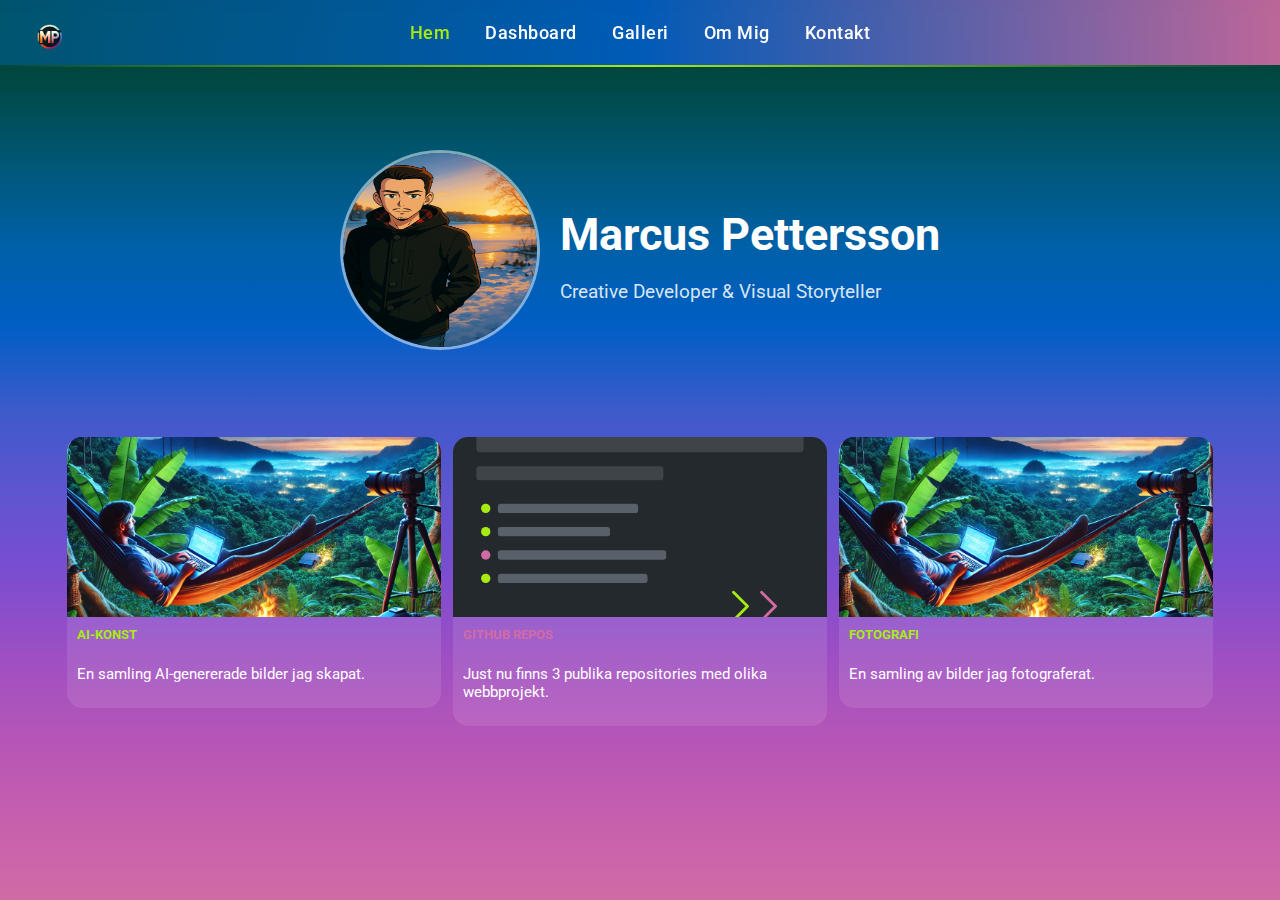
<file: index.html>
<!DOCTYPE html>
<html lang="sv">
<head>
  <meta charset="UTF-8">
  <meta name="viewport" content="width=device-width, initial-scale=1.0">
  <meta name="description" content="Välkommen till Marcus Petterssons portfolio.">
  <title>Marcus Pettersson - Portfolio</title>
  <link rel="stylesheet" href="styles.css">
  <link rel="preconnect" href="https://fonts.googleapis.com">
  <link rel="preconnect" href="https://fonts.gstatic.com" crossorigin>
  <link href="https://fonts.googleapis.com/css2?family=Roboto:wght@400;500;700&display=swap" rel="stylesheet">
</head>
<body>
  <nav>
    <a href="index.html"><img src="images/2.jpg" class="logo" alt="Marcus Pettersson Logotyp"></a>
    <ul>
      <li><a href="index.html" class="active">Hem</a></li>
      <li><a href="dashboard.html">Dashboard</a></li>
      <li><a href="gallery.html">Galleri</a></li>
      <li><a href="about.html">Om Mig</a></li>
      <li><a href="contact.html">Kontakt</a></li>
    </ul>
  </nav>
  <div class="nav-decoration"></div>
  <div class="main-container">
    <div class="hero">
      <div class="hero-header" style="display: flex; align-items: center; justify-content: center; gap: 20px;">
        <img src="images/logo2.png" class="hero-image" alt="Avatar för Marcus Pettersson">
        <div class="hero-text" style="text-align: left;">
          <h1 class="animated-text main-headline">Marcus Pettersson</h1>
          <p class="animated-text sub-headline slide-in-left">Creative Developer & Visual Storyteller</p>
        </div>
      </div>
    </div>
    <div class="integrated-dashboard">
      <div class="portfolio-grid">
        <a href="gallery.html" class="portfolio-link">
          <div class="portfolio-item">
            <img src="images/img3.jpg" alt="AI-genererad bild av polisingripande">
            <div class="item-info">
              <div class="item-type photo">AI-konst</div>
              <p>En samling AI-genererade bilder jag skapat.</p>
            </div>
          </div>
        </a>
        <a href="dashboard.html" class="portfolio-link">
          <div class="portfolio-item">
            <img src="images/github-graphic.svg" alt="Grafisk representation av ett GitHub-projekt">
            <div class="item-info">
              <div class="item-type github">GitHub Repos</div>
              <p>Just nu finns 3 publika repositories med olika webbprojekt.</p>
            </div>
          </div>
        </a>
        <a href="gallery.html" class="portfolio-link">
          <div class="portfolio-item">
              <img src="images/img13.jpg" alt="AI-genererad bild av polisbil i snö">
            <div class="item-info">
              <div class="item-type photo">Fotografi</div>
              <p>En samling av bilder jag fotograferat.</p>
            </div>
          </div>
        </a>
      </div>
    </div>
  </div>
</body>
</html>
</file>
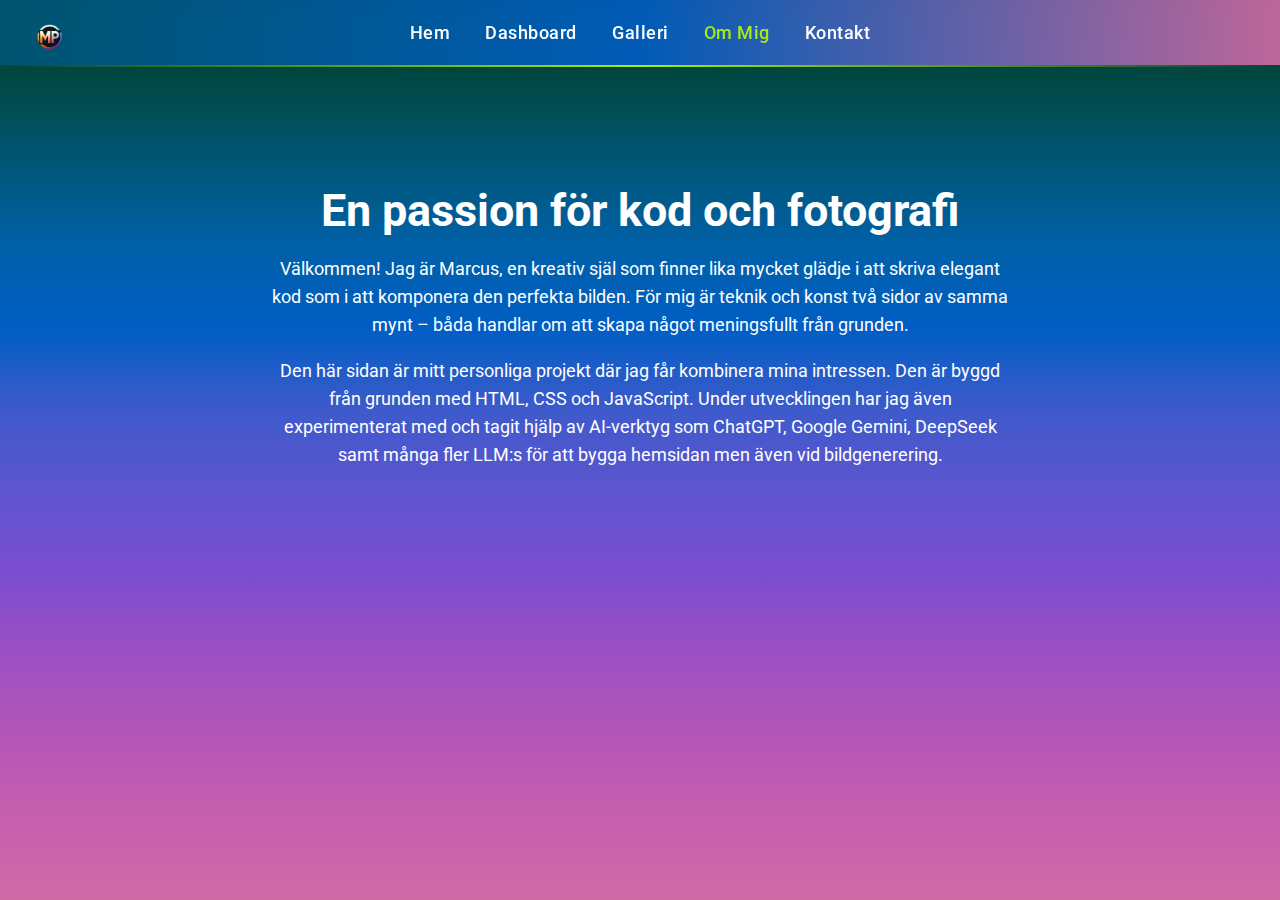
<file: about.html>
<!DOCTYPE html>
<html lang="sv">
<head>
  <meta charset="UTF-8">
  <meta name="viewport" content="width=device-width, initial-scale=1.0">
  <meta name="description" content="Lär känna Marcus Pettersson, en utvecklare och fotograf.">
  <title>Om Mig - Marcus Pettersson</title>
  <link rel="stylesheet" href="styles.css">
  <link rel="preconnect" href="https://fonts.googleapis.com">
  <link rel="preconnect" href="https://fonts.gstatic.com" crossorigin>
  <link href="https://fonts.googleapis.com/css2?family=Roboto:wght@400;500;700&display=swap" rel="stylesheet">
</head>
<body>
  <nav>
    <a href="index.html"><img src="images/2.jpg" class="logo" alt="Marcus Pettersson Logotyp"></a>
    <ul>
      <li><a href="index.html">Hem</a></li>
      <li><a href="dashboard.html">Dashboard</a></li>
      <li><a href="gallery.html">Galleri</a></li>
      <li><a href="about.html" class="active">Om Mig</a></li>
      <li><a href="contact.html">Kontakt</a></li>
    </ul>
  </nav>
  <div class="nav-decoration"></div>
  <div class="page-container">
    <section class="content">
      <h1 class="main-headline about-text slide-in-right">En passion för kod och fotografi</h1>
      <p class="about-text">
        Välkommen! Jag är Marcus, en kreativ själ som finner lika mycket glädje i att skriva elegant kod som i att komponera den perfekta bilden. För mig är teknik och konst två sidor av samma mynt – båda handlar om att skapa något meningsfullt från grunden.
      </p>
      <p class="about-text">
        Den här sidan är mitt personliga projekt där jag får kombinera mina intressen. Den är byggd från grunden med HTML, CSS och JavaScript. Under utvecklingen har jag även experimenterat med och tagit hjälp av AI-verktyg som ChatGPT, Google Gemini, DeepSeek samt många fler LLM:s för att bygga hemsidan men även vid bildgenerering.
      </p>
    </section>
  </div>
</body>
</html>
</file>
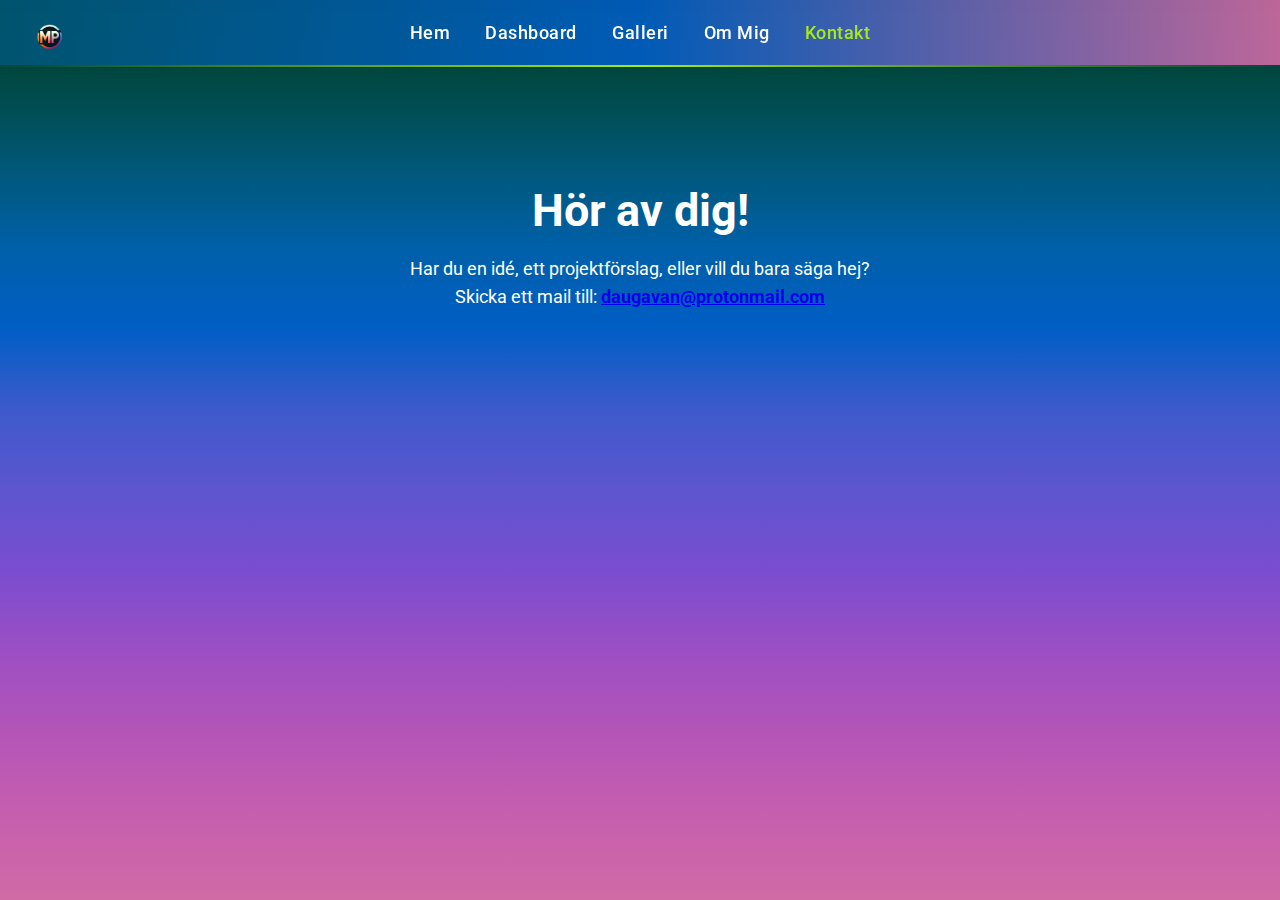
<file: contact.html>
<!DOCTYPE html>
<html lang="sv">
<head>
  <meta charset="UTF-8">
  <meta name="viewport" content="width=device-width, initial-scale=1.0">
  <meta name="description" content="Kontakta Marcus Pettersson.">
  <title>Kontakt - Marcus Pettersson</title>
  <link rel="stylesheet" href="styles.css">
  <link rel="preconnect" href="https://fonts.googleapis.com">
  <link rel="preconnect" href="https://fonts.gstatic.com" crossorigin>
  <link href="https://fonts.googleapis.com/css2?family=Roboto:wght@400;500;700&display=swap" rel="stylesheet">
</head>
<body>
  <nav>
    <a href="index.html"><img src="images/2.jpg" class="logo" alt="Marcus Pettersson Logotyp"></a>
    <ul>
      <li><a href="index.html">Hem</a></li>
      <li><a href="dashboard.html">Dashboard</a></li>
      <li><a href="gallery.html">Galleri</a></li>
      <li><a href="about.html">Om Mig</a></li>
      <li><a href="contact.html" class="active">Kontakt</a></li>
    </ul>
  </nav>
  <div class="nav-decoration"></div>
  <div class="page-container">
    <section class="content">
      <h1 class="main-headline contact-text slide-in-left">Hör av di<a href="admin.html" id="secretGLink">g</a>!</h1>
      <p class="contact-text">
        Har du en idé, ett projektförslag, eller vill du bara säga hej? <br>
        Skicka ett mail till: <strong><a href="mailto:daugavan@protonmail.com" class="email-link">daugavan@protonmail.com</a></strong>
      </p>
    </section>
  </div>
</body>
</html>
</file>
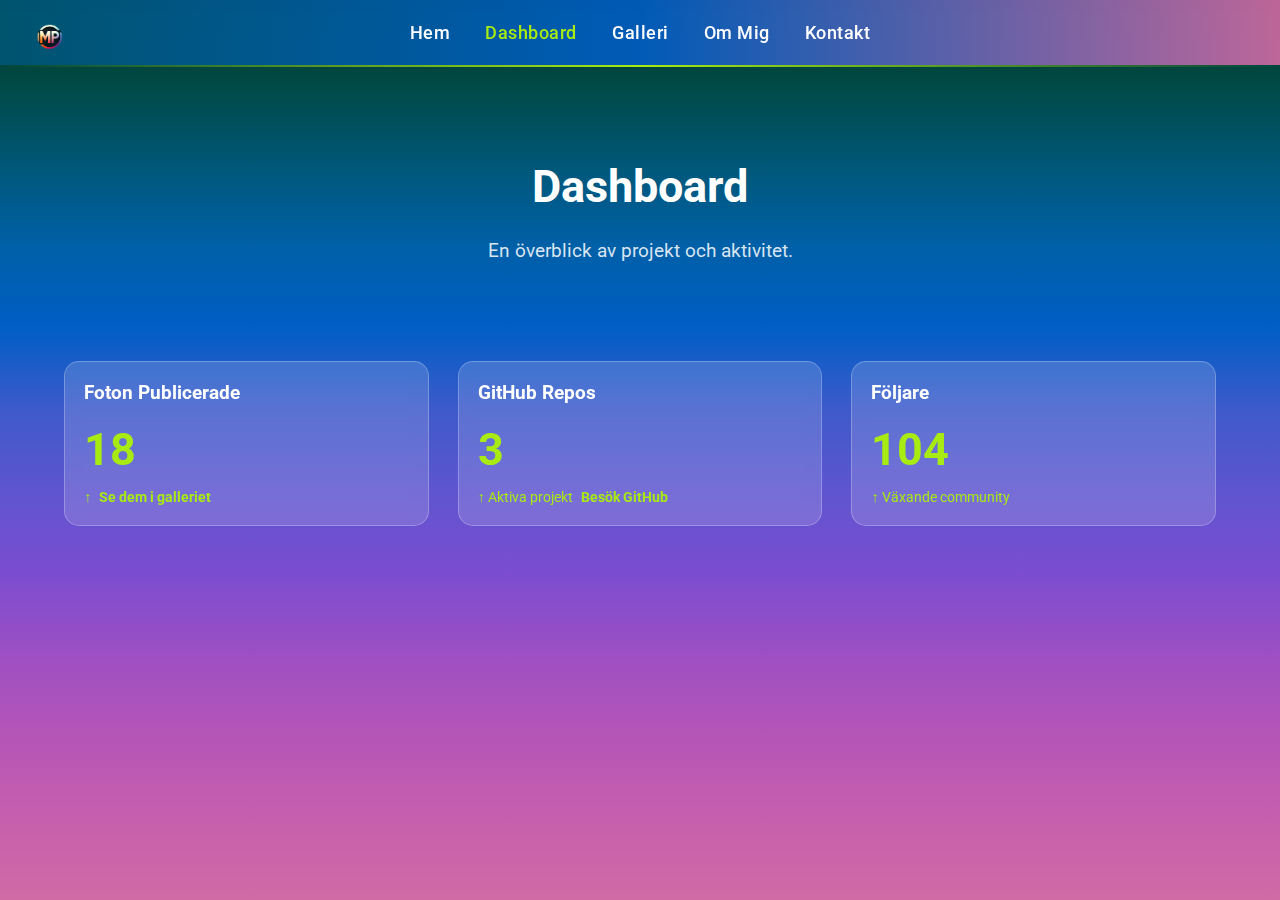
<file: dashboard.html>
<!DOCTYPE html>
<html lang="sv">
<head>
    <meta charset="UTF-8">
    <meta name="viewport" content="width=device-width, initial-scale=1.0">
    <title>Dashboard - Marcus Pettersson</title>
    <link rel="stylesheet" href="styles.css">
    <link rel="preconnect" href="https://fonts.googleapis.com">
    <link rel="preconnect" href="https://fonts.gstatic.com" crossorigin>
    <link href="https://fonts.googleapis.com/css2?family=Roboto:wght@400;500;700&display=swap" rel="stylesheet">
</head>
<body>
  <nav>
    <a href="index.html"><img src="images/2.jpg" class="logo" alt="Marcus Pettersson Logotyp"></a>
    <ul>
      <li><a href="index.html">Hem</a></li>
      <li><a href="dashboard.html" class="active">Dashboard</a></li>
      <li><a href="gallery.html">Galleri</a></li>
      <li><a href="about.html">Om Mig</a></li>
      <li><a href="contact.html">Kontakt</a></li>
    </ul>
  </nav>
  <div class="nav-decoration"></div>
  <div class="main-container">
    <div class="hero">
        <h1 class="animated-text main-headline">Dashboard</h1>
        <p class="animated-text sub-headline slide-in-right">En överblick av projekt och aktivitet.</p>
    </div>
    <div class="integrated-dashboard">
        <div class="kpi-dashboard">
            <div class="kpi-card">
              <h3>Foton Publicerade</h3>
              <div class="kpi-value">18</div>
              <div class="trend up">↑ <a href="gallery.html" class="kpi-link">Se dem i galleriet</a></div>
            </div>
            <div class="kpi-card">
              <h3>GitHub Repos</h3>
              <div class="kpi-value">3</div>
              <div class="trend up">↑ Aktiva projekt <a href="https://github.com/Daugavan?tab=repositories" target="_blank" class="github-link">Besök GitHub</a></div>
            </div>
            <div class="kpi-card">
              <h3>Följare</h3>
              <div class="kpi-value">104</div>
              <div class="trend up">↑ Växande community</div>
            </div>
        </div>
    </div>
  </div>
</body>
</html>
</file>
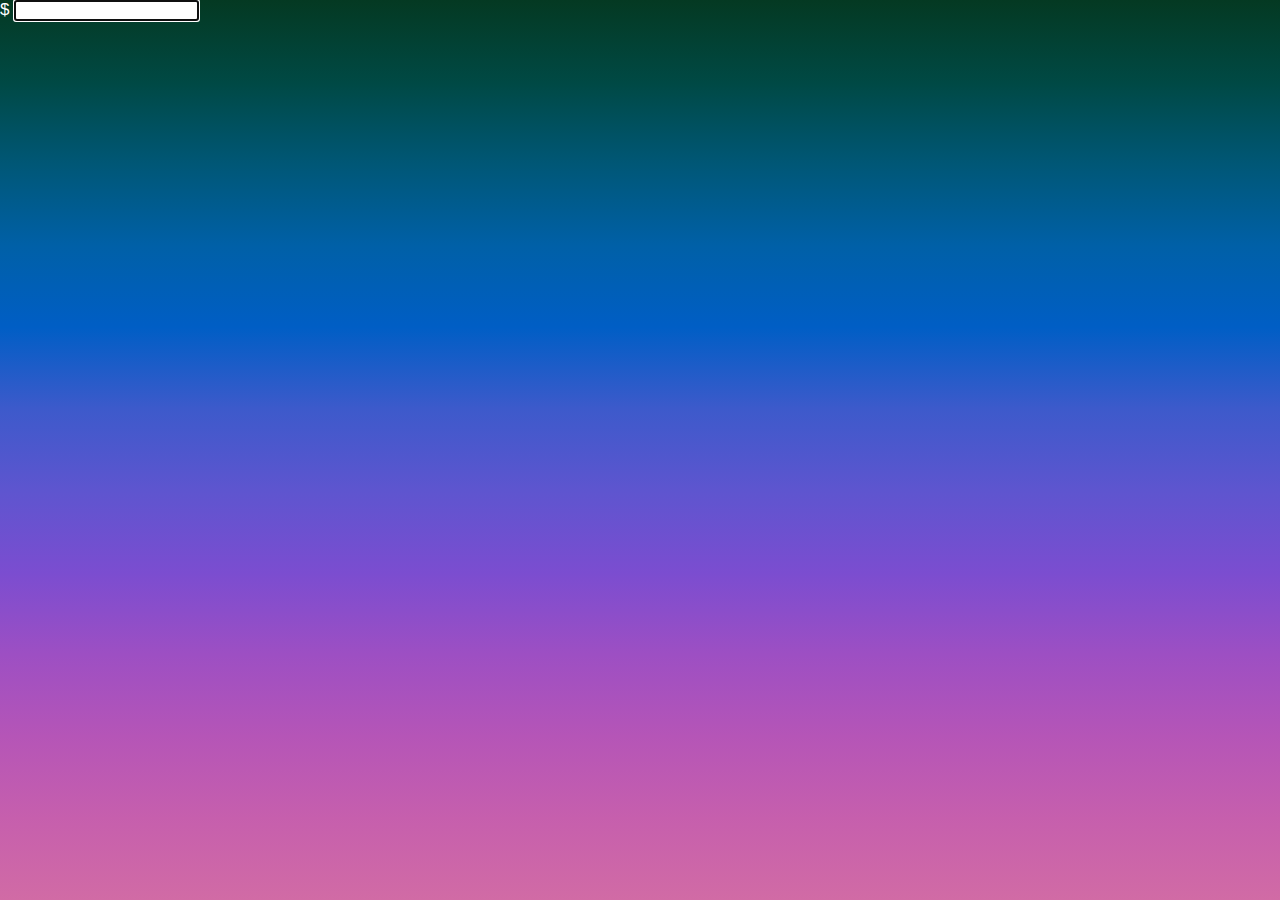
<file: easter.html>
<!DOCTYPE html>
<html lang="sv">
<head>
    <meta charset="UTF-8">
    <meta name="viewport" content="width=device-width, initial-scale=1.0">
    <title>Interaktiv Terminalsimulator</title>
    <link rel="stylesheet" href="styles.css">
</head>
<body>
    <div class="terminal">
        <div id="output"></div>
        <div class="input-line">
            <span class="prompt">$</span>
            <input type="text" id="commandInput" autofocus>
        </div>
    </div>

    <script>
        const outputElement = document.getElementById('output');
        const commandInput = document.getElementById('commandInput');

        const commands = {
            'help': 'Tillgängliga kommandon: help, scan, hack, clear',
            'scan': 'Skannar nätverket... Inga sårbarheter hittades.',
            'hack': 'Åtkomst nekad. Behörighet krävs för att utföra detta kommando.',
            'clear': ''
        };

        commandInput.addEventListener('keydown', function(event) {
            if (event.key === 'Enter') {
                const input = commandInput.value.trim();
                if (input) {
                    appendOutput(`$ ${input}`);
                    if (commands.hasOwnProperty(input)) {
                        if (input === 'clear') {
                            clearOutput();
                        } else {
                            appendOutput(commands[input]);
                        }
                    } else {
                        appendOutput(`Okänt kommando: ${input}`);
                    }
                    commandInput.value = '';
                }
            }
        });

        function appendOutput(text) {
            const line = document.createElement('div');
            line.textContent = text;
            outputElement.appendChild(line);
            outputElement.scrollTop = outputElement.scrollHeight;
        }

        function clearOutput() {
            outputElement.innerHTML = '';
        }
    </script>
</body>
</html>
</file>
<file: styles.css>
/* =============== GLOBAL BOX-SIZING =============== */
*, *::before, *::after {
    box-sizing: border-box;
}

/* =============== BASE STYLES =============== */
html {
    width: 100vw;
    height: 100vh; /* Changed from min-height to height */
    overflow: hidden; /* Hide scrollbars on html by default */
    margin: 0;
    padding: 0;
    /* Background image moved to html to cover entire viewport */
    background-image: linear-gradient(to top, #d16ba5, #c65fad, #b555b7, #9d4fc3, #7b4dd0, #5e55cf, #3d5acb, #005ec5, #0060a7, #005776, #004944, #043922);
}

body {
    margin: 0;
    padding: 0;
    width: 100vw;
    height: 100vh; /* Changed from min-height to height */
    overflow: hidden; /* Hide scrollbars on body by default */
    font-family: 'Roboto', sans-serif;
    font-size: 17px;
    color: white;
    background-color: transparent;
    display: flex; /* Added to make body a flex container */
    flex-direction: column; /* Stack children vertically */
}

/* =============== CUSTOM SCROLLBAR STYLES =============== */
/* For Webkit browsers (Chrome, Safari, Edge) */
::-webkit-scrollbar {
    width: 12px; /* Width of the scrollbar */
}

::-webkit-scrollbar-track {
    background: rgba(0, 0, 0, 0.2); /* Dark, slightly transparent track */
    border-radius: 10px;
}

::-webkit-scrollbar-thumb {
    background: rgba(168, 235, 18, 0.7); /* Green from theme, slightly transparent */
    border-radius: 10px;
    border: 2px solid rgba(0, 0, 0, 0.3); /* Border to make it stand out from track */
}

::-webkit-scrollbar-thumb:hover {
    background: #a8eb12; /* Solid green on hover */
}

/* For Firefox */
html {
    scrollbar-width: thin; /* "auto" or "thin" */
    scrollbar-color: rgba(168, 235, 18, 0.7) rgba(0, 0, 0, 0.2); /* thumb color track color */
}

/* =============== TYPOGRAFI & TEXTSTILAR =============== */
h1.main-headline {
    font-size: 2.8rem; /* Adjusted from 3.2rem */
    margin-bottom: 0.4rem;
}

p.sub-headline {
    font-size: 1.2rem; /* Adjusted from 1.4rem */
    color: rgba(255, 255, 255, 0.85);
}

.content p {
    font-size: 1.1rem;
    line-height: 1.6;
}

/* =============== NAVIGATION =============== */
nav {
    position: fixed;
    top: 0;
    left: 0;
    width: 100vw; /* Changed to 100vw to cover full viewport width including scrollbar */
    height: 65px;
    padding: 1rem 0;
    /* Updated to a horizontal gradient, reversed, using colors directly from the main background */
    background: linear-gradient(90deg, rgba(0, 87, 118, 0.9), rgba(0, 94, 197, 0.9), rgba(209, 107, 165, 0.9));
    backdrop-filter: blur(10px);
    z-index: 1000;
    display: flex;
    justify-content: center;
    align-items: center;
}

nav ul {
    list-style: none;
    padding: 0;
    margin: 0;
    display: flex;
    gap: 2.2rem;
}

nav ul li a {
    text-decoration: none;
    color: #ffffff;
    font-size: 1.15rem;
    font-weight: 500;
    letter-spacing: 0.5px;
    transition: all 0.3s;
}

nav a:hover, nav a.active {
    color: #a8eb12;
    transform: translateY(-2px);
}

.nav-decoration {
    position: fixed;
    top: 65px;
    left: 0;
    width: 100vw; /* Changed to 100vw for consistency */
    height: 2px;
    background: linear-gradient(90deg, transparent, #a8eb12 50%, transparent);
    z-index: 1000;
    animation: navGlow 3s infinite;
}

@keyframes navGlow {
    0%, 100% { opacity: 0.3; }
    50% { opacity: 1; }
}

/* =============== LOGOS & AVATAR =============== */
.logo {
    position: fixed;
    top: 12px;
    left: 25px;
    z-index: 1001;
    width: 50px;
    height: 50px;
    border-radius: 50%;
    transition: opacity 0.3s ease;
    cursor: pointer;
    object-fit: cover;
}

.logo:hover {
    opacity: 0.8;
}

.hero-image {
    width: 200px;
    height: 200px;
    border-radius: 50%;
    margin: 20px 0; /* Reverted to original 20px 0 */
    animation: float 3s ease-in-out infinite;
    border: 3px solid rgba(255, 255, 255, 0.5);
}

@keyframes float {
    0%, 100% { transform: translateY(0); }
    50% { transform: translateY(-15px); }
}

/* =============== LAYOUTS =============== */
.main-container {
    padding-top: 90px; /* Reverted to original 90px */
    display: flex;
    flex-direction: column;
    flex-grow: 1; /* Allow it to take available height */
    width: 100vw;
    overflow-y: auto; /* Enable scrolling for this container */
    position: relative; /* For carousel positioning context if needed, though carousel is absolute to body */
}

.hero {
    display: flex;
    flex-direction: column;
    align-items: center;
    text-align: center;
    padding: 2.5rem; /* Reverted to original 2.5rem */
}

.integrated-dashboard {
    width: 90%;
    max-width: 1300px;
    margin: 0 auto;
    padding: 1.5rem 0; /* Adjusted from 2rem 0 */
}

/* =============== KPI DASHBOARD =============== */
.kpi-dashboard {
    display: grid;
    grid-template-columns: repeat(auto-fit, minmax(240px, 1fr));
    gap: 1.8rem;
    margin: 1rem 0; /* Adjusted from 1.5rem 0 */
}

.kpi-card {
    background: rgba(255,255,255,0.15);
    padding: 1.2rem; /* Kept adjusted from 1.8rem */
    border-radius: 15px;
    backdrop-filter: blur(8px);
    border: 1px solid rgba(255,255,255,0.25);
    transition: transform 0.3s ease;
    min-height: 150px; /* Kept slightly reduced min-height */
}

.kpi-card:hover {
    transform: translateY(-8px);
}

.kpi-card h3 {
    font-size: 1.2rem;
    margin-top: 0;
}

.kpi-value {
    font-size: 2.8rem;
    color: #a8eb12;
    margin: 0.8rem 0;
    font-weight: 700;
}

.trend {
    font-size: 0.9rem;
}
.trend.up { color: #a8eb12; }
.trend.down { color: #ff6b6b; }

.github-link, .kpi-link {
    color: #a8eb12;
    text-decoration: none;
    font-weight: bold;
    margin-left: 5px;
    transition: color 0.3s ease;
}
.github-link:hover, .kpi-link:hover {
    color: #fff;
    text-decoration: underline;
}

/* =============== PORTFOLIO GRID =============== */
.portfolio-grid {
    display: grid;
    grid-template-columns: repeat(3, 1fr);
    gap: 0.8rem; /* Adjusted from 1rem */
    padding: 0.2rem; /* Adjusted from 0.5rem */
}

.portfolio-link {
    text-decoration: none;
    color: inherit;
    display: block;
}

.portfolio-item {
    background: rgba(255,255,255,0.1);
    border-radius: 15px;
    overflow: hidden;
    transition: all 0.3s ease;
    display: flex;
    flex-direction: column;
}

.portfolio-link:hover .portfolio-item {
    transform: translateY(-8px);
    box-shadow: 0 10px 30px rgba(0,0,0,0.25);
}

.portfolio-item img {
    width: 100%;
    height: 180px; /* Significantly reduced from 260px */
    object-fit: cover;
}

.item-info {
    padding: 0.6rem; /* Adjusted from 0.8rem */
}

.item-info p {
    font-size: 0.95rem; /* Adjusted from 1rem */
}

.item-type {
    font-size: 0.8rem;
    text-transform: uppercase;
    font-weight: bold;
    padding-bottom: 0.5rem;
}
.item-type.photo { color: #a8eb12; }
.item-type.github { color: #d16ba5; }

/* =============== GALLERY CAROUSEL STYLES =============== */
.carousel{
    position: absolute;
    top: 67px;
    bottom: 0;
    left: 0;
    right: 0;
    width: 100vw;
    overflow: hidden; /* Keep this for carousel internal overflow */
    font-family: 'Poppins', sans-serif;
    color: #eee;
    background-color: transparent;
}
.carousel .list {
    background-color: transparent;
}
.carousel .list .item{
    width: 100%;
    height: 100%;
    position: absolute;
    inset: 0 0 0 0;
    background-color: transparent;
}
.carousel .list .item img{
    width: 100%;
    height: 100%;
    object-fit: cover;
}
.carousel .list .item .content{
    position: absolute;
    top: 20%;
    width: 1140px;
    max-width: 80%;
    left: 50%;
    transform: translateX(-50%);
    padding-right: 30%;
    box-sizing: border-box;
    color: #fff;
    text-shadow: 0 5px 10px #0004;
}
.carousel .list .item .author{
    font-weight: bold;
    letter-spacing: 10px;
    font-size: 3.5em;
    margin-bottom: 0.5em;
}
.carousel .list .item .buttons{
    display: grid;
    grid-template-columns: 130px;
    grid-template-rows: 40px;
    gap: 5px;
    margin-top: 20px;
}
.carousel .list .item .buttons button,
.carousel .list .item .buttons .button-link {
    border: none;
    background-color: #eee;
    letter-spacing: 3px;
    font-family: 'Poppins', sans-serif;
    font-weight: 500;
    cursor: pointer;
    display: flex;
    justify-content: center;
    align-items: center;
    text-decoration: none;
    color: #000;
    height: 40px;
    box-sizing: border-box;
}
.carousel .list .item .buttons .button-link{
    background-color: transparent;
    border: 1px solid #fff;
    color: #eee;
}
/* thumbnail */
.thumbnail{
    position: absolute;
    bottom: 50px;
    left: 50%;
    width: max-content;
    z-index: 100;
    display: flex;
    gap: 20px;
}
.thumbnail .item{
    width: 150px;
    height: 220px;
    flex-shrink: 0;
    position: relative;
    cursor: pointer;
}
.thumbnail .item img{
    width: 100%;
    height: 100%;
    object-fit: cover;
    border-radius: 20px;
}
/* arrows */
.arrows{
    position: absolute;
    top: 80%;
    right: 52%;
    z-index: 100;
    width: 300px;
    max-width: 30%;
    display: flex;
    gap: 10px;
    align-items: center;
}
.arrows button{
    width: 40px;
    height: 40px;
    border-radius: 50%;
    background-color: #eee4;
    border: none;
    color: #fff;
    font-family: monospace;
    font-weight: bold;
    transition: .5s;
    cursor: pointer;
}
.arrows button:hover{
    background-color: #fff;
    color: #000;
}

/* animation */
.carousel .list .item:nth-child(1){
    z-index: 1;
}

/* animation text in first item */
.carousel .list .item:nth-child(1) .content .author,
.carousel .list .item:nth-child(1) .content .buttons
{
    transform: translateY(50px);
    filter: blur(20px);
    opacity: 0;
    animation: showContent .5s 1s linear 1 forwards;
}
@keyframes showContent{
    to{
        transform: translateY(0px);
        filter: blur(0px);
        opacity: 1;
    }
}
/* Adjusted animation delays for remaining elements */
.carousel .list .item:nth-child(1) .content .author{
    animation-delay: 1.2s!important;
}
.carousel .list .item:nth-child(1) .content .buttons{
    animation-delay: 1.4s!important;
}
/* create animation when next click */
.carousel.next .list .item:nth-child(1) img{
    width: 150px;
    height: 220px;
    position: absolute;
    bottom: 50px;
    left: 50%;
    border-radius: 30px;
    animation: showImage .5s linear 1 forwards;
}
@keyframes showImage{
    to{
        bottom: 0;
        left: 0;
        width: 100%;
        height: 100%;
    }
}

.carousel.next .thumbnail .item:nth-last-child(1){
    overflow: hidden;
    animation: showThumbnail .5s linear 1 forwards;
}
.carousel.prev .list .item img{
    z-index: 100;
}
@keyframes showThumbnail{
    from{
        width: 0;
        opacity: 0;
    }
}
.carousel.next .thumbnail{
    animation: effectNext .5s linear 1 forwards;
}

@keyframes effectNext{
    from{
        transform: translateX(150px);
    }
}

/* running time */

.carousel .time{
    position: absolute;
    z-index: 1000;
    width: 0%;
    height: 3px;
    background-color: #a8eb12;
    left: 0;
    top: 0;
}

.carousel.next .time,
.carousel.prev .time{
    animation: runningTime 3s linear 1 forwards;
}
@keyframes runningTime{
    from{ width: 100%}
    to{width: 0}
}


/* prev click */

.carousel.prev .list .item:nth-child(2){
    z-index: 2;
}

.carousel.prev .list .item:nth-child(2) img{
    animation: outFrame 0.5s linear 1 forwards;
    position: absolute;
    bottom: 0;
    left: 0;
}
@keyframes outFrame{
    to{
        width: 150px;
        height: 220px;
        bottom: 50px;
        left: 50%;
        border-radius: 20px;
    }
}

.carousel.prev .thumbnail .item:nth-child(1){
    overflow: hidden;
    opacity: 0;
    animation: showThumbnail .5s linear 1 forwards;
}
/* Removed pointer-events: none; to allow immediate clicking */
/*
.carousel.next .arrows button,
.carousel.prev .arrows button{
    pointer-events: none;
}
*/
.carousel.prev .list .item:nth-child(2) .content .author,
.carousel.prev .list .item:nth-child(2) .content .buttons
{
    animation: contentOut 1.5s linear 1 forwards!important;
}

@keyframes contentOut{
    to{
        transform: translateY(-150px);
        filter: blur(20px);
        opacity: 0;
    }
}

/* =============== ABOUT & CONTACT =============== */
.page-container {
    padding-top: 90px;
    display: flex;
    flex-direction: column;
    align-items: center;
    flex-grow: 1; /* Allow it to take available height */
    text-align: center;
    width: 100vw;
    overflow-y: auto; /* Enable scrolling for this container */
}

.content {
    max-width: 800px;
    padding: 2rem;
    margin-top: 2rem;
}

#secretGLink {
    text-decoration: none;
    color: inherit;
    cursor: pointer;
}

/* =============== ANIMATIONS =============== */
@keyframes slideInFromLeft {
    0% {
        transform: translateX(-100px);
        opacity: 0;
    }
    100% {
        transform: translateX(0);
        opacity: 1;
    }
}

@keyframes slideInFromRight {
    0% {
        transform: translateX(100px);
        opacity: 0;
    }
    100% {
        transform: translateX(0);
        opacity: 1;
    }
}

.slide-in-left {
    animation: slideInFromLeft 1s ease-out forwards;
}

.slide-in-right {
    animation: slideInFromRight 1s ease-out forwards;
}

/* =============== BACKEND PANEL STYLES =============== */
.admin-panel-container {
    padding-top: 67px;
    display: flex;
    flex-grow: 1; /* Allow it to take available height */
    width: 100vw;
    background-color: rgb(238, 242, 245);
    color: #333;
    font-family: 'Roboto', sans-serif;
    overflow-y: auto; /* Enable scrolling for this container */
}

.sidebar {
    width: 250px;
    background-color: rgb(245, 245, 245);
    padding: 20px 0;
    box-shadow: 2px 0 5px rgba(0,0,0,0.1);
    flex-shrink: 0;
}

.sidebar-item {
    display: flex;
    align-items: center;
    padding: 12px 20px;
    cursor: pointer;
    transition: background-color 0.2s ease, color 0.2s ease;
    font-size: 0.95em;
    color: #555;
}

.sidebar-item:hover {
    background-color: rgb(220, 220, 220);
    color: #333;
}

.sidebar-item.active {
    background-color: rgb(255, 204, 0);
    color: #333;
    font-weight: bold;
}

.sidebar-item img {
    width: 20px;
    height: 20px;
    margin-right: 10px;
    filter: grayscale(100%);
    opacity: 0.7;
}

.sidebar-item.active img {
    filter: none;
    opacity: 1;
}

.main-content-area-backend {
    flex-grow: 1;
    padding: 20px;
    background-color: #fff;
    display: flex;
    flex-direction: column;
}

.top-status-bar {
    display: flex;
    justify-content: space-around;
    background-color: rgb(51, 102, 153);
    color: #fff;
    padding: 10px 20px;
    border-radius: 5px;
    margin-bottom: 20px;
    flex-wrap: wrap;
}

.status-item {
    display: flex;
    flex-direction: column;
    align-items: center;
    padding: 5px 10px;
}

.status-item .label {
    font-size: 0.8em;
    opacity: 0.8;
}

.status-item .value {
    font-weight: bold;
    font-size: 1.1em;
}

.status-ok {
    color: #a8eb12;
}

.dashboard-grid-backend {
    display: grid;
    grid-template-columns: repeat(auto-fit, minmax(300px, 1fr));
    gap: 20px;
    flex-grow: 1;
}

.panel {
    background-color: #f9f9f9;
    border: 1px solid #ddd;
    border-radius: 8px;
    box-shadow: 0 2px 5px rgba(0,0,0,0.05);
    overflow: hidden;
    display: flex;
    flex-direction: column;
}

.panel-header {
    background-color: rgb(51, 102, 153);
    color: #fff;
    padding: 10px 15px;
    font-weight: bold;
    font-size: 1.1em;
}

.panel .graph-placeholder {
    flex-grow: 1;
    background-color: #fff;
    padding: 15px;
    display: flex;
    flex-direction: column;
    justify-content: flex-end;
    align-items: flex-start;
    position: relative;
    min-height: 150px;
}

.graph-line {
    width: 100%;
    height: 5px;
    position: absolute;
    bottom: 30px;
    left: 0;
    background: linear-gradient(to right, transparent, currentColor 50%, transparent);
    opacity: 0.7;
}
.graph-line.red { background-color: #ff6b6b; }
.graph-line.blue { background-color: #007bff; }
.graph-line.green { background-color: #a8eb12; }

.graph-labels {
    position: absolute;
    bottom: 10px;
    left: 0;
    width: 100%;
    display: flex;
    justify-content: space-around;
    font-size: 0.8em;
    color: #777;
}

.graph-legend {
    padding: 10px 15px;
    background-color: #eee;
    font-size: 0.85em;
    display: flex;
    gap: 15px;
    justify-content: center;
    border-top: 1px solid #ddd;
}

.legend-item::before {
    content: '•';
    margin-right: 5px;
    font-size: 1.2em;
    line-height: 1;
}
.legend-item.red::before { color: #ff6b6b; }
.legend-item.blue::before { color: #007bff; }
.legend-item.green::before { color: #a8eb12; }

.panel ul {
    list-style: none;
    padding: 15px;
    margin: 0;
}

.panel ul li {
    padding: 5px 0;
    border-bottom: 1px dotted #eee;
}

.panel ul li:last-child {
    border-bottom: none;
}

.panel ul li a {
    color: #007bff;
    text-decoration: none;
    transition: color 0.2s ease;
}

.panel ul li a:hover {
    color: #0056b3;
    text-decoration: underline;
}

.backend-footer {
    text-align: center;
    padding: 20px;
    margin-top: 20px;
    background-color: #f0f0f0;
    border-top: 1px solid #ddd;
    color: #555;
    font-size: 0.9em;
    display: flex;
    flex-direction: column;
    align-items: center;
    gap: 10px;
}

.logout-button {
    background-color: #dc3545;
    color: white;
    padding: 8px 15px;
    border: none;
    border-radius: 5px;
    cursor: pointer;
    font-size: 0.9em;
    transition: background-color 0.3s ease;
    text-decoration: none;
}

.logout-button:hover {
    background-color: #c82333;
}


/* =============== RESPONSIVE DESIGN =============== */
@media (max-width: 768px) {
    html, body {
        font-size: 16px;
    }
    nav ul { gap: 1rem; }
    nav ul li a {font-size: 1rem;}
    .logo { left: 15px; top: 12px; }
    .hero-header {flex-direction: column;}
    .hero-image { width: 150px; height: 150px; margin: 10px 0; /* Adjusted for smaller screens */ }

    h1.main-headline { font-size: 2.2rem; /* Further adjusted for smaller screens */ }
    p.sub-headline { font-size: 1.1rem; /* Further adjusted for smaller screens */ }

    .kpi-dashboard, .portfolio-grid {
        grid-template-columns: 1fr;
    }

    .integrated-dashboard {
        width: 95%;
        padding: 1rem 0; /* Adjusted for smaller screens */
    }

    /* Carousel responsive adjustments */
    .carousel .list .item .content{
        padding-right: 0;
        top: 10%;
    }
    .carousel .list .item .author{
        font-size: 2.5em;
    }
    .thumbnail{
        bottom: 20px;
        gap: 10px;
    }
    .thumbnail .item{
        width: 100px;
        height: 150px;
    }
    .arrows{
        top: 70%;
        right: 50%;
        transform: translateX(50%);
        width: auto;
        max-width: none;
    }

    /* Backend Panel Responsive */
    .admin-panel-container {
        flex-direction: column;
    }
    .sidebar {
        width: 100%;
        box-shadow: 0 2px 5px rgba(0,0,0,0.1);
        padding: 10px 0;
        display: flex;
        flex-wrap: wrap;
        justify-content: center;
        gap: 5px;
    }
    .sidebar-item {
        padding: 8px 15px;
        font-size: 0.9em;
        flex-direction: column;
        text-align: center;
        width: auto;
    }
    .sidebar-item img {
        margin-right: 0;
        margin-bottom: 5px;
    }
    .top-status-bar {
        flex-direction: column;
        align-items: center;
        gap: 10px;
    }
    .dashboard-grid-backend {
        grid-template-columns: 1fr;
    }
}

@media (max-width: 480px) {
    .carousel .list .item .author{
        font-size: 2em;
    }
    .carousel .list .item .buttons{
        grid-template-columns: 1fr;
        grid-template-rows: auto;
    }
    .thumbnail{
        display: none;
    }
    .sidebar-item {
        padding: 5px 10px;
        font-size: 0.8em;
    }
    .hero {
        padding: 1rem; /* Further reduce padding on very small screens */
    }
    .kpi-dashboard {
        margin: 0.8rem 0; /* Further reduce margin */
    }
    .kpi-card {
        padding: 0.6rem; /* Further reduce padding */
        min-height: 100px; /* Further reduce min-height */
    }
    h1.main-headline { font-size: 1.8rem; /* Further reduce headline size */ }
    p.sub-headline { font-size: 0.9rem; /* Further reduce sub-headline size */ }

    .portfolio-grid {
        gap: 0.5rem; /* Even smaller gap */
        padding: 0.1rem; /* Even smaller padding */
    }
    .portfolio-item img {
        height: 120px; /* Even smaller image height */
    }
    .item-info {
        padding: 0.4rem; /* Even smaller padding */
    }
    .item-info p {
        font-size: 0.8rem; /* Even smaller text */
    }
}
</file>
